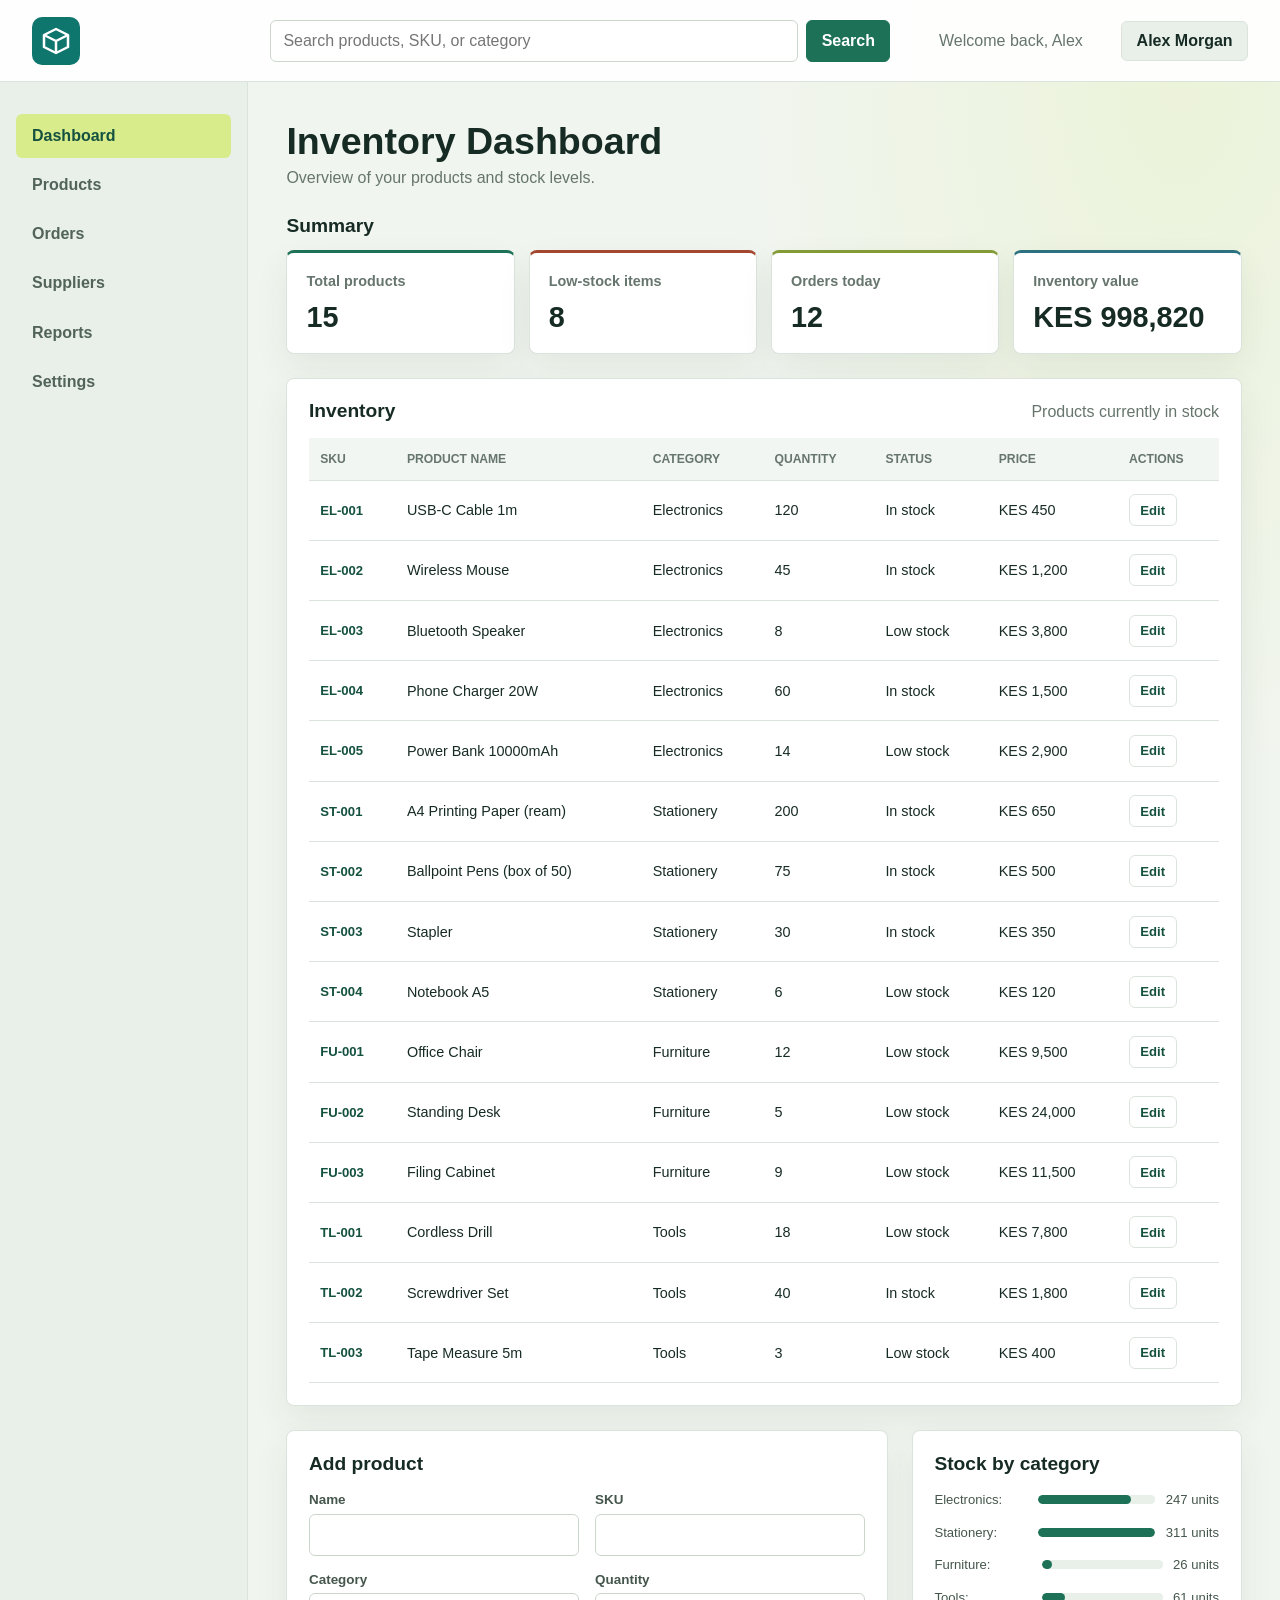
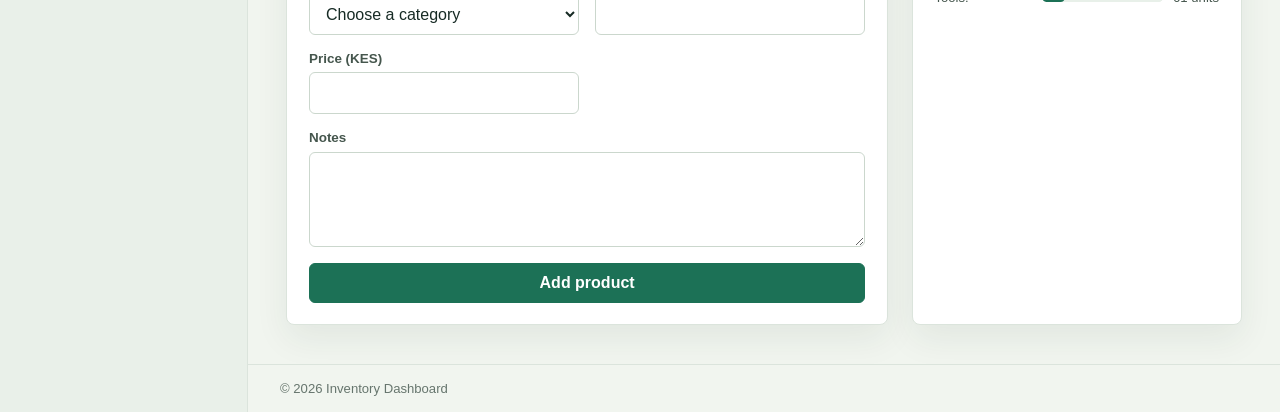
<file: index.html>
<!DOCTYPE html>
<html lang="en">
<head>
  <meta charset="UTF-8">
  <meta name="viewport" content="width=device-width, initial-scale=1.0">
  <title>Inventory Dashboard</title>
  <link rel="stylesheet" href="css/style.css">
</head>
<body>
  <header>
    <a href="#dashboard" aria-label="Inventory Dashboard home">
      <img src="images/logo.svg" alt="Inventory Dashboard">
    </a>

    <form role="search" action="#inventory" method="get">
      <label for="site-search">Search inventory</label>
      <input type="search" id="site-search" name="q" placeholder="Search products, SKU, or category">
      <button type="submit">Search</button>
    </form>

    <p>Welcome back, Alex</p>
    <button type="button" aria-label="Open user menu">Alex Morgan</button>
  </header>

  <aside aria-label="Dashboard sidebar">
    <nav aria-label="Main navigation">
      <ul>
        <li><a href="#dashboard" aria-current="page">Dashboard</a></li>
        <li><a href="#inventory">Products</a></li>
        <li><a href="#orders">Orders</a></li>
        <li><a href="#suppliers">Suppliers</a></li>
        <li><a href="#reports">Reports</a></li>
        <li><a href="#settings">Settings</a></li>
      </ul>
    </nav>
  </aside>

  <main id="dashboard">
    <header>
      <h1>Inventory Dashboard</h1>
      <p>Overview of your products and stock levels.</p>
    </header>

    <section aria-labelledby="summary-heading">
      <h2 id="summary-heading">Summary</h2>
      <article>
        <h3>Total products</h3>
        <p>15</p>
      </article>
      <article>
        <h3>Low-stock items</h3>
        <p>8</p>
      </article>
      <article id="orders">
        <h3>Orders today</h3>
        <p>12</p>
      </article>
      <article>
        <h3>Inventory value</h3>
        <p>KES 998,820</p>
      </article>
    </section>

    <section id="inventory" aria-labelledby="inventory-heading">
      <header>
        <h2 id="inventory-heading">Inventory</h2>
        <p>Products currently in stock</p>
      </header>
      <table>
        <caption>Product inventory and stock status</caption>
        <thead>
          <tr>
            <th scope="col">SKU</th>
            <th scope="col">Product name</th>
            <th scope="col">Category</th>
            <th scope="col">Quantity</th>
            <th scope="col">Status</th>
            <th scope="col">Price</th>
            <th scope="col">Actions</th>
          </tr>
        </thead>
        <tbody>
          <tr><th scope="row">EL-001</th><td>USB-C Cable 1m</td><td>Electronics</td><td>120</td><td>In stock</td><td>KES 450</td><td><button type="button" aria-label="Edit USB-C Cable 1m">Edit</button></td></tr>
          <tr><th scope="row">EL-002</th><td>Wireless Mouse</td><td>Electronics</td><td>45</td><td>In stock</td><td>KES 1,200</td><td><button type="button" aria-label="Edit Wireless Mouse">Edit</button></td></tr>
          <tr><th scope="row">EL-003</th><td>Bluetooth Speaker</td><td>Electronics</td><td>8</td><td>Low stock</td><td>KES 3,800</td><td><button type="button" aria-label="Edit Bluetooth Speaker">Edit</button></td></tr>
          <tr><th scope="row">EL-004</th><td>Phone Charger 20W</td><td>Electronics</td><td>60</td><td>In stock</td><td>KES 1,500</td><td><button type="button" aria-label="Edit Phone Charger 20W">Edit</button></td></tr>
          <tr><th scope="row">EL-005</th><td>Power Bank 10000mAh</td><td>Electronics</td><td>14</td><td>Low stock</td><td>KES 2,900</td><td><button type="button" aria-label="Edit Power Bank 10000mAh">Edit</button></td></tr>
          <tr><th scope="row">ST-001</th><td>A4 Printing Paper (ream)</td><td>Stationery</td><td>200</td><td>In stock</td><td>KES 650</td><td><button type="button" aria-label="Edit A4 Printing Paper">Edit</button></td></tr>
          <tr><th scope="row">ST-002</th><td>Ballpoint Pens (box of 50)</td><td>Stationery</td><td>75</td><td>In stock</td><td>KES 500</td><td><button type="button" aria-label="Edit Ballpoint Pens">Edit</button></td></tr>
          <tr><th scope="row">ST-003</th><td>Stapler</td><td>Stationery</td><td>30</td><td>In stock</td><td>KES 350</td><td><button type="button" aria-label="Edit Stapler">Edit</button></td></tr>
          <tr><th scope="row">ST-004</th><td>Notebook A5</td><td>Stationery</td><td>6</td><td>Low stock</td><td>KES 120</td><td><button type="button" aria-label="Edit Notebook A5">Edit</button></td></tr>
          <tr><th scope="row">FU-001</th><td>Office Chair</td><td>Furniture</td><td>12</td><td>Low stock</td><td>KES 9,500</td><td><button type="button" aria-label="Edit Office Chair">Edit</button></td></tr>
          <tr><th scope="row">FU-002</th><td>Standing Desk</td><td>Furniture</td><td>5</td><td>Low stock</td><td>KES 24,000</td><td><button type="button" aria-label="Edit Standing Desk">Edit</button></td></tr>
          <tr><th scope="row">FU-003</th><td>Filing Cabinet</td><td>Furniture</td><td>9</td><td>Low stock</td><td>KES 11,500</td><td><button type="button" aria-label="Edit Filing Cabinet">Edit</button></td></tr>
          <tr><th scope="row">TL-001</th><td>Cordless Drill</td><td>Tools</td><td>18</td><td>Low stock</td><td>KES 7,800</td><td><button type="button" aria-label="Edit Cordless Drill">Edit</button></td></tr>
          <tr><th scope="row">TL-002</th><td>Screwdriver Set</td><td>Tools</td><td>40</td><td>In stock</td><td>KES 1,800</td><td><button type="button" aria-label="Edit Screwdriver Set">Edit</button></td></tr>
          <tr><th scope="row">TL-003</th><td>Tape Measure 5m</td><td>Tools</td><td>3</td><td>Low stock</td><td>KES 400</td><td><button type="button" aria-label="Edit Tape Measure 5m">Edit</button></td></tr>
        </tbody>
      </table>
    </section>

    <section aria-labelledby="add-product-heading">
      <h2 id="add-product-heading">Add product</h2>
      <form action="#inventory" method="post">
        <p>
          <label for="product-name">Name</label>
          <input type="text" id="product-name" name="name" required>
        </p>
        <p>
          <label for="product-sku">SKU</label>
          <input type="text" id="product-sku" name="sku" required>
        </p>
        <p>
          <label for="product-category">Category</label>
          <select id="product-category" name="category" required>
            <option value="">Choose a category</option>
            <option>Electronics</option>
            <option>Stationery</option>
            <option>Furniture</option>
            <option>Tools</option>
          </select>
        </p>
        <p>
          <label for="product-quantity">Quantity</label>
          <input type="number" id="product-quantity" name="quantity" min="0" required>
        </p>
        <p>
          <label for="product-price">Price (KES)</label>
          <input type="number" id="product-price" name="price" min="0" step="0.01" required>
        </p>
        <p>
          <label for="product-notes">Notes</label>
          <textarea id="product-notes" name="notes" rows="4"></textarea>
        </p>
        <button type="submit">Add product</button>
      </form>
    </section>

    <section id="stock" aria-labelledby="stock-heading">
      <h2 id="stock-heading">Stock by category</h2>
      <ul>
        <li>Electronics: <progress value="247" max="311">247 of 311 units</progress> 247 units</li>
        <li>Stationery: <progress value="311" max="311">311 of 311 units</progress> 311 units</li>
        <li>Furniture: <progress value="26" max="311">26 of 311 units</progress> 26 units</li>
        <li>Tools: <progress value="61" max="311">61 of 311 units</progress> 61 units</li>
      </ul>
    </section>
  </main>

  <footer>
    <p>&copy; 2026 Inventory Dashboard</p>
  </footer>
</body>
</html>
</file>
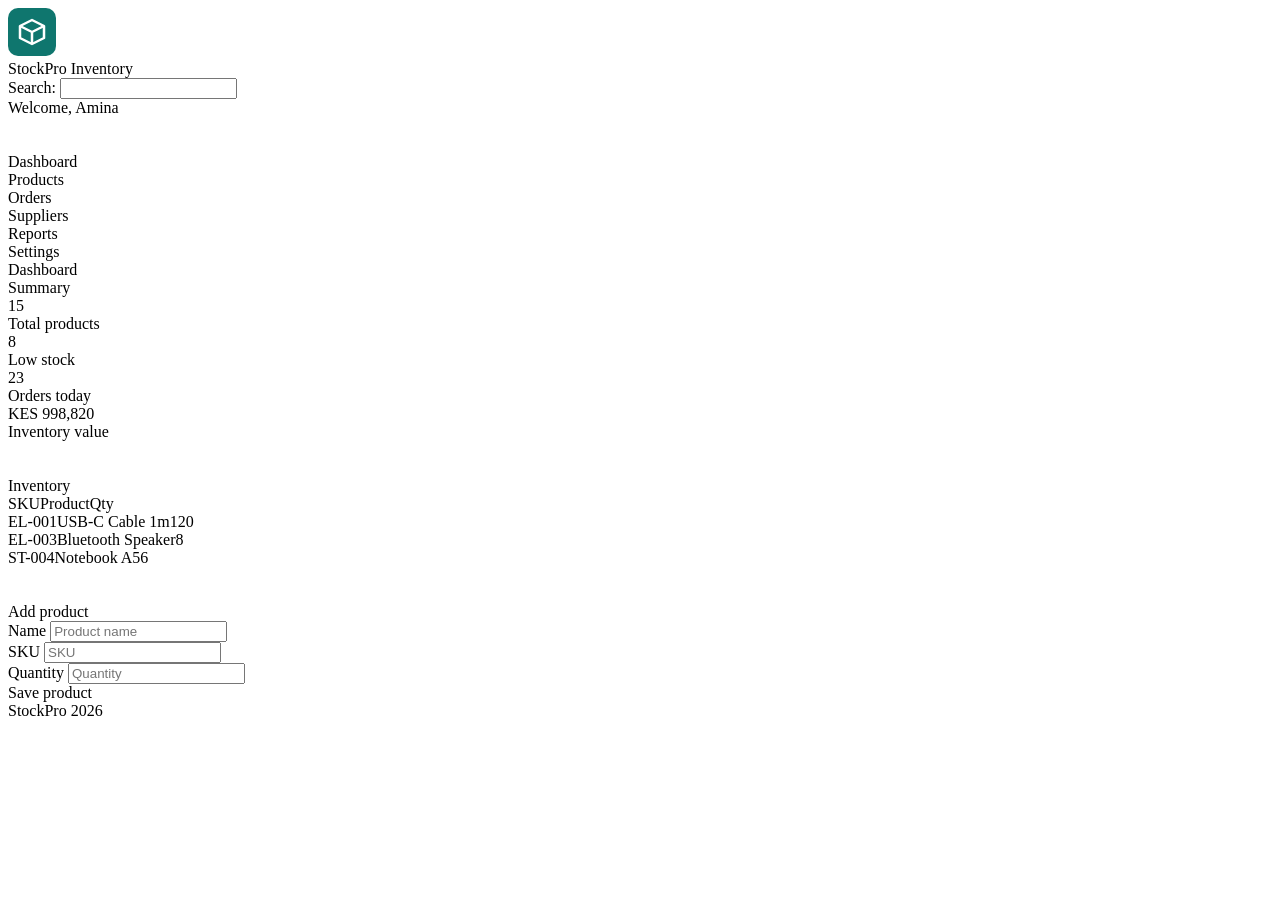
<file: div-soup.html>
<!DOCTYPE html>
<html>
<head>
<meta charset="UTF-8">
<title>stock page</title>
</head>
<body>

<div class="top">
  <div class="logo"><img src="images/logo.svg"></div>
  <div class="title">StockPro Inventory</div>
  <div class="search">Search: <input type="text"></div>
  <div class="user">Welcome, Amina</div>
</div>

<br><br>

<div class="menu">
  <div class="link" onclick="go('dashboard')">Dashboard</div>
  <div class="link" onclick="go('products')">Products</div>
  <div class="link" onclick="go('orders')">Orders</div>
  <div class="link" onclick="go('suppliers')">Suppliers</div>
  <div class="link" onclick="go('reports')">Reports</div>
  <div class="link" onclick="go('settings')">Settings</div>
</div>

<div class="content">

  <div class="big-title">Dashboard</div>

  <div class="box">
    <div class="small-title">Summary</div>
    <div class="card"><span class="num">15</span><br><span>Total products</span></div>
    <div class="card"><span class="num">8</span><br><span>Low stock</span></div>
    <div class="card"><span class="num">23</span><br><span>Orders today</span></div>
    <div class="card"><span class="num">KES 998,820</span><br><span>Inventory value</span></div>
  </div>

  <br><br>

  <div class="box">
    <div class="small-title">Inventory</div>
    <div class="row head"><span>SKU</span><span>Product</span><span>Qty</span></div>
    <div class="row"><span>EL-001</span><span>USB-C Cable 1m</span><span>120</span></div>
    <div class="row"><span>EL-003</span><span>Bluetooth Speaker</span><span>8</span></div>
    <div class="row"><span>ST-004</span><span>Notebook A5</span><span>6</span></div>
  </div>

  <br><br>

  <div class="box">
    <div class="small-title">Add product</div>
    Name <input type="text" placeholder="Product name"><br>
    SKU <input type="text" placeholder="SKU"><br>
    Quantity <input type="text" placeholder="Quantity"><br>
    <div class="button" onclick="save()">Save product</div>
  </div>

</div>

<div class="bottom">StockPro 2026</div>

</body>
</html>
</file>
<file: css/style.css>
:root {
   color-scheme: light;
   --page: #f1f5ef;
   --surface: #ffffff;
   --surface-soft: #e8f0e9;
   --ink: #172b25;
   --muted: #66756d;
   --line: #dbe4dc;
   --brand: #1c7156;
   --brand-dark: #15513f;
   --highlight: #d8ec8c;
   --warning: #a3482e;
   --shadow: 0 14px 34px rgb(29 57 43 / 7%);
   --radius: 8px;
   font-family: "Aptos", "Segoe UI", sans-serif;
   color: var(--ink);
   background: var(--page);
}

*,
*::before,
*::after {
   box-sizing: border-box;
}

body {
   display: grid;
   grid-template-areas:
      "top top"
      "side content"
      "side footer";
   grid-template-columns: 248px minmax(0, 1fr);
   grid-template-rows: 82px 1fr auto;
   min-width: 320px;
   min-height: 100vh;
   margin: 0;
   background:
      radial-gradient(ellipse at 92% 4%, rgb(216 236 140 / 22%), transparent 27rem),
      var(--page);
}

button,
input,
select,
textarea {
   font: inherit;
}

a {
   color: inherit;
}

button {
   min-height: 40px;
   padding: 0.6rem 0.9rem;
   border: 1px solid var(--brand);
   border-radius: 6px;
   color: #fff;
   background: var(--brand);
   font-weight: 700;
   cursor: pointer;
   transition: background-color 150ms ease, border-color 150ms ease, transform 150ms ease;
}

button:hover {
   border-color: var(--brand-dark);
   background: var(--brand-dark);
}

button:active {
   transform: translateY(1px);
}

:focus-visible {
   outline: 3px solid #a4c84b;
   outline-offset: 3px;
}

body > header {
   z-index: 1;
   grid-area: top;
   display: flex;
   align-items: center;
   gap: clamp(1rem, 3vw, 2.5rem);
   padding: 0 2rem;
   border-bottom: 1px solid var(--line);
   background: rgb(255 255 255 / 94%);
}

body > header > a {
   display: inline-flex;
   flex: 0 0 200px;
   align-items: center;
}

body > header > a img {
   display: block;
   width: 166px;
   max-height: 48px;
   object-fit: contain;
   object-position: left center;
}

body > header form[role="search"] {
   display: flex;
   flex: 1;
   max-width: 620px;
   gap: 0.5rem;
}

body > header form[role="search"] label {
   position: absolute;
   width: 1px;
   height: 1px;
   overflow: hidden;
   clip: rect(0, 0, 0, 0);
   white-space: nowrap;
}

body > header form[role="search"] input {
   min-width: 0;
   flex: 1;
   border-radius: 6px;
}

body > header > p {
   margin: 0 0 0 auto;
   color: var(--muted);
   white-space: nowrap;
}

body > header > button {
   border-color: var(--line);
   color: var(--ink);
   background: var(--surface-soft);
   white-space: nowrap;
}

body > header > button:hover {
   border-color: var(--brand);
   color: var(--brand-dark);
   background: #dce9df;
}

body > aside {
   grid-area: side;
   padding: 2rem 1rem;
   border-right: 1px solid var(--line);
   background: #e9f0e9;
}

body > aside nav ul {
   display: grid;
   gap: 0.35rem;
   margin: 0;
   padding: 0;
   list-style: none;
}

body > aside nav a {
   display: block;
   padding: 0.8rem 1rem;
   border-radius: 6px;
   color: #52645a;
   font-weight: 650;
   text-decoration: none;
   transition: color 150ms ease, background-color 150ms ease;
}

body > aside nav a:hover,
body > aside nav a[aria-current="page"] {
   color: var(--brand-dark);
   background: var(--highlight);
}

main {
   grid-area: content;
   display: grid;
   grid-template-columns: minmax(0, 1.55fr) minmax(280px, 0.85fr);
   align-content: start;
   gap: 1.5rem;
   min-width: 0;
   padding: clamp(1.25rem, 3vw, 2.5rem);
}

main > header,
main > section[aria-labelledby="summary-heading"],
main > section#inventory {
   grid-column: 1 / -1;
}

main > header {
   padding-bottom: 0.25rem;
}

h1,
h2,
h3,
p {
   margin-top: 0;
}

h1,
h2,
h3 {
   color: var(--ink);
}

h1 {
   margin-bottom: 0.4rem;
   font-size: clamp(1.8rem, 3vw, 2.35rem);
   line-height: 1.12;
}

h2 {
   margin-bottom: 1.1rem;
   font-size: 1.2rem;
}

h3 {
   margin-bottom: 0.75rem;
   font-size: 0.9rem;
}

main > header p,
#inventory > header p {
   margin-bottom: 0;
   color: var(--muted);
}

main > section {
   min-width: 0;
   padding: 1.35rem;
   border: 1px solid var(--line);
   border-radius: var(--radius);
   background: var(--surface);
   box-shadow: var(--shadow);
}

main > section[aria-labelledby="summary-heading"] {
   display: grid;
   grid-template-columns: repeat(4, minmax(0, 1fr));
   gap: 0.85rem;
   padding: 0;
   border: 0;
   background: transparent;
   box-shadow: none;
}

#summary-heading {
   grid-column: 1 / -1;
   margin: 0;
}

main > section[aria-labelledby="summary-heading"] article {
   min-width: 0;
   padding: 1.2rem;
   border: 1px solid var(--line);
   border-top: 3px solid var(--brand);
   border-radius: var(--radius);
   background: var(--surface);
   box-shadow: var(--shadow);
}

main > section[aria-labelledby="summary-heading"] article:nth-of-type(2) {
   border-top-color: var(--warning);
}

main > section[aria-labelledby="summary-heading"] article:nth-of-type(3) {
   border-top-color: #829b37;
}

main > section[aria-labelledby="summary-heading"] article:nth-of-type(4) {
   border-top-color: #2b7180;
}

main > section[aria-labelledby="summary-heading"] article h3 {
   color: var(--muted);
}

main > section[aria-labelledby="summary-heading"] article p {
   margin: 0;
   font-size: clamp(1.3rem, 2.4vw, 1.8rem);
   font-weight: 750;
   font-variant-numeric: tabular-nums;
}

#inventory {
   overflow-x: auto;
}

#inventory > header {
   display: flex;
   align-items: baseline;
   justify-content: space-between;
   gap: 1rem;
   margin-bottom: 1rem;
}

#inventory > header h2 {
   margin: 0;
}

#inventory table {
   width: 100%;
   min-width: 850px;
   border-collapse: collapse;
   text-align: left;
   font-size: 0.9rem;
}

#inventory caption {
   position: absolute;
   width: 1px;
   height: 1px;
   overflow: hidden;
   clip: rect(0, 0, 0, 0);
   white-space: nowrap;
}

#inventory thead {
   color: var(--muted);
   background: #f2f6f2;
}

#inventory th,
#inventory td {
   padding: 0.85rem 0.7rem;
   border-bottom: 1px solid var(--line);
   white-space: nowrap;
}

#inventory thead th {
   font-size: 0.76rem;
   font-weight: 700;
   text-transform: uppercase;
}

#inventory tbody th[scope="row"] {
   color: var(--brand-dark);
   font-size: 0.82rem;
   font-weight: 700;
}

#inventory tbody tr:hover {
   background: #f7faf6;
}

#inventory td:nth-child(4),
#inventory td:nth-child(6) {
   font-variant-numeric: tabular-nums;
}

#inventory td button {
   min-height: 32px;
   padding: 0.35rem 0.65rem;
   border-color: var(--line);
   color: var(--brand-dark);
   background: var(--surface);
   font-size: 0.82rem;
}

#inventory td button:hover {
   border-color: var(--brand);
   background: var(--surface-soft);
}

main > section[aria-labelledby="add-product-heading"] form {
   display: grid;
   grid-template-columns: repeat(2, minmax(0, 1fr));
   gap: 1rem;
}

main > section[aria-labelledby="add-product-heading"] form p {
   display: grid;
   gap: 0.4rem;
   margin: 0;
}

main > section[aria-labelledby="add-product-heading"] form p:nth-of-type(6),
main > section[aria-labelledby="add-product-heading"] form button {
   grid-column: 1 / -1;
}

main > section[aria-labelledby="add-product-heading"] label {
   color: #45564d;
   font-size: 0.84rem;
   font-weight: 700;
}

input,
select,
textarea {
   width: 100%;
   min-height: 42px;
   padding: 0.65rem 0.75rem;
   border: 1px solid #cbd7cd;
   border-radius: 6px;
   color: var(--ink);
   background: #fff;
}

textarea {
   min-height: 94px;
   resize: vertical;
}

main > section[aria-labelledby="stock-heading"] ul {
   display: grid;
   gap: 1.1rem;
   margin: 0;
   padding: 0;
   list-style: none;
}

main > section[aria-labelledby="stock-heading"] li {
   display: grid;
   grid-template-columns: minmax(74px, 0.8fr) minmax(70px, 1fr) auto;
   align-items: center;
   gap: 0.65rem;
   color: #45564d;
   font-size: 0.82rem;
}

progress {
   width: 100%;
   height: 9px;
   overflow: hidden;
   border: 0;
   border-radius: 99px;
   background: var(--surface-soft);
   accent-color: var(--brand);
}

progress::-webkit-progress-bar {
   border-radius: 99px;
   background: var(--surface-soft);
}

progress::-webkit-progress-value {
   border-radius: 99px;
   background: var(--brand);
}

progress::-moz-progress-bar {
   border-radius: 99px;
   background: var(--brand);
}

body > footer {
   grid-area: footer;
   padding: 1rem 2rem;
   border-top: 1px solid var(--line);
   color: var(--muted);
   font-size: 0.82rem;
}

body > footer p {
   margin: 0;
}

@media (max-width: 1080px) {
   body {
      grid-template-columns: 210px minmax(0, 1fr);
   }

   body > header {
      gap: 1rem;
      padding-inline: 1.25rem;
   }

   body > header > a {
      flex-basis: 165px;
   }

   body > header > a img {
      width: 145px;
   }

   body > header > p {
      display: none;
   }

   main {
      grid-template-columns: minmax(0, 1fr) minmax(250px, 0.8fr);
   }

   main > section[aria-labelledby="summary-heading"] {
      grid-template-columns: repeat(2, minmax(0, 1fr));
   }
}

@media (max-width: 720px) {
   body {
      grid-template-areas:
         "top"
         "side"
         "content"
         "footer";
      grid-template-columns: minmax(0, 1fr);
      grid-template-rows: auto auto 1fr auto;
   }

   body > header {
      flex-wrap: wrap;
      gap: 0.75rem;
      padding: 0.85rem 1rem;
   }

   body > header > a {
      flex: 1 1 130px;
   }

   body > header > a img {
      width: 132px;
   }

   body > header form[role="search"] {
      order: 3;
      flex-basis: 100%;
      max-width: none;
   }

   body > header > button {
      padding-inline: 0.65rem;
      font-size: 0.82rem;
   }

   body > aside {
      padding: 0.65rem 1rem;
      border-right: 0;
      border-bottom: 1px solid var(--line);
   }

   body > aside nav ul {
      display: flex;
      gap: 0.35rem;
      overflow-x: auto;
   }

   body > aside nav li {
      flex: 0 0 auto;
   }

   body > aside nav a {
      padding: 0.6rem 0.75rem;
      font-size: 0.86rem;
      white-space: nowrap;
   }

   main {
      grid-template-columns: minmax(0, 1fr);
      gap: 1rem;
      padding: 1.2rem 1rem;
   }

   main > header,
   main > section[aria-labelledby="summary-heading"],
   main > section#inventory {
      grid-column: auto;
   }

   main > section {
      padding: 1rem;
   }

   main > section[aria-labelledby="summary-heading"] {
      grid-template-columns: repeat(2, minmax(0, 1fr));
      gap: 0.65rem;
   }

   main > section[aria-labelledby="summary-heading"] article {
      padding: 0.95rem;
   }

   main > section[aria-labelledby="summary-heading"] article p {
      font-size: 1.35rem;
   }

   #inventory > header {
      align-items: flex-start;
      flex-direction: column;
      gap: 0.35rem;
   }

   body > footer {
      padding: 1rem;
   }
}

@media (max-width: 420px) {
   main > section[aria-labelledby="add-product-heading"] form {
      grid-template-columns: minmax(0, 1fr);
   }

   main > section[aria-labelledby="add-product-heading"] form p:nth-of-type(6),
   main > section[aria-labelledby="add-product-heading"] form button {
      grid-column: auto;
   }

   main > section[aria-labelledby="stock-heading"] li {
      grid-template-columns: 82px minmax(60px, 1fr);
   }

   main > section[aria-labelledby="stock-heading"] li progress {
      grid-column: 1 / -1;
      grid-row: 2;
   }
}

@media (prefers-reduced-motion: reduce) {
   *,
   *::before,
   *::after {
      scroll-behavior: auto !important;
      transition-duration: 0.01ms !important;
   }
}
</file>
